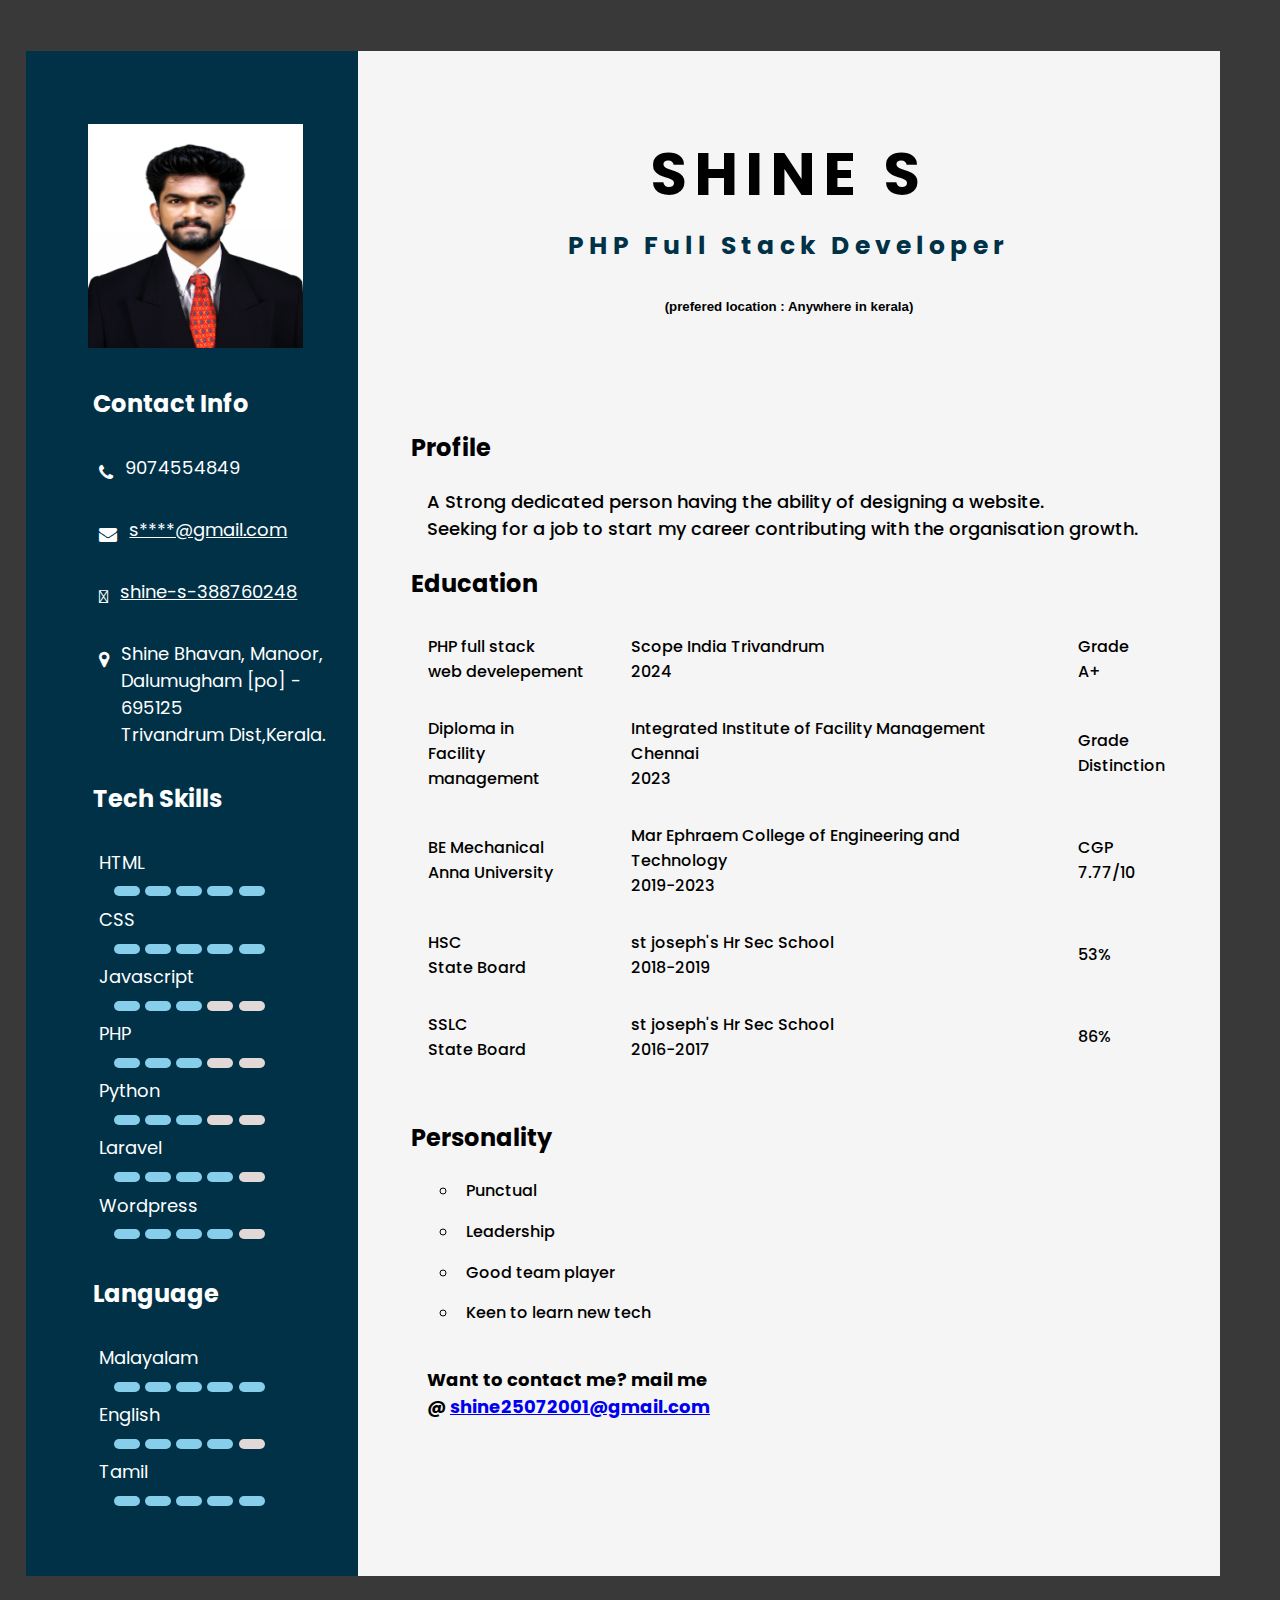
<file: resume.html>
<!DOCTYPE html>
<html lang="en">

<head>
    <meta charset="UTF-8">
    <meta name="viewport" content="width=device-width, initial-scale=1.0">
    <title>Resume | shine | web developer</title>
    <link rel="stylesheet" href="wr.css" type="text/css">
    <link rel="preconnect" href="https://fonts.googleapis.com">
    <link rel="preconnect" href="https://fonts.gstatic.com" crossorigin>
    <link rel="stylesheet" href="https://cdnjs.cloudflare.com/ajax/libs/font-awesome/6.6.0/css/all.min.css"
        integrity="sha512-Kc323vGBEqzTmouAECnVceyQqyqdsSiqLQISBL29aUW4U/M7pSPA/gEUZQqv1cwx4OnYxTxve5UMg5GT6L4JJg=="
        crossorigin="anonymous" referrerpolicy="no-referrer" />

    <link href="https://fonts.googleapis.com/css2?family=Poppins:wght@300&display=swap" rel="stylesheet">
    <link rel="stylesheet" href="https://cdnjs.cloudflare.com/ajax/libs/font-awesome/4.7.0/css/font-awesome.css"
        integrity="sha512-5A8nwdMOWrSz20fDsjczgUidUBR8liPYU+WymTZP1lmY9G6Oc7HlZv156XqnsgNUzTyMefFTcsFH/tnJE/+xBg=="
        crossorigin="anonymous" referrerpolicy="no-referrer" />

</head>

<body class="whole">
    <div class="a">

        <div class="left">
            <img class="pic" src="/imgs/Passport size photo.jpg" alt="">
            <h2>Contact Info</h2>
            <br>
            <div class="ic">
                <p class="ig"><i class="fa fa-phone" aria-hidden="true"></i></p>
                <p>9074554849</p>
            </div><br>
            <div class="ic">
                <p class="ig"><i class="fa fa-envelope" aria-hidden="true"></i></p>
                <p><a class="tag" href="mailto:shine25072001@gmail.com">s****@gmail.com</a></p>
            </div><br>
            <div class="ic">
                <p class="ig"><i class="fa-brands fa-linkedin" aria-hidden="true"></i></p>
                <p><a class="tag" href="https://www.linkedin.com/in/shine-s-388760248">shine-s-388760248</a></p>
            </div><br>
            <div class="ic">
                <p class="ig"><i class="fa fa-map-marker" aria-hidden="true"></i></p>
                <p>Shine Bhavan, Manoor,<br>Dalumugham [po] - 695125<br>Trivandrum Dist,Kerala.</p>
            </div>
            <br>
            <h2>Tech Skills</h2>
            <br>
            <p>HTML</p>
            <div class="boxl">
                <button class="yes"></button>
                <button class="yes"></button>
                <button class="yes"></button>
                <button class="yes"></button>
                <button class="yes"></button>
            </div>
            <p>CSS</p>
            <div class="boxl">
                <button class="yes"></button>
                <button class="yes"></button>
                <button class="yes"></button>
                <button class="yes"></button>
                <button class="yes"></button>
            </div>
            <p>Javascript</p>
            <div class="boxl">
                <button class="yes"></button>
                <button class="yes"></button>
                <button class="yes"></button>
                <button></button>
                <button></button>
            </div>
            <p>PHP</p>
            <div class="boxl">
                <button class="yes"></button>
                <button class="yes"></button>
                <button class="yes"></button>
                <button></button>
                <button></button>
            </div>
            <p>Python</p>
            <div class="boxl">
                <button class="yes"></button>
                <button class="yes"></button>
                <button class="yes"></button>
                <button></button>
                <button></button>
            </div>
            <p>Laravel</p>
            <div class="boxl">
                <button class="yes"></button>
                <button class="yes"></button>
                <button class="yes"></button>
                <button class="yes"></button>
                <button></button>
            </div>
            <p>Wordpress</p>
            <div class="boxl">
                <button class="yes"></button>
                <button class="yes"></button>
                <button class="yes"></button>
                <button class="yes"></button>
                <button></button>
            </div>

            <br>
            <h2>Language</h2>
            <br>
            <p>Malayalam</p>
            <div class="boxl"><button class="yes"></button>
                <button class="yes"></button>
                <button class="yes"></button>
                <button class="yes"></button>
                <button class="yes"></button>
            </div>

            <p>English</p>
            <div class="boxl">
                <button class="yes"></button>
                <button class="yes"></button>
                <button class="yes"></button>
                <button class="yes"></button>
                <button></button>
            </div>
            <p>Tamil</p>
            <div class="boxl">
                <button class="yes"></button>
                <button class="yes"></button>
                <button class="yes"></button>
                <button class="yes"></button>
                <button class="yes"></button>
            </div>
        </div>

        <div class="right">
            <div class="he">
                <h1 class="name">SHINE S</h1>

                <h1 class="des">PHP Full Stack Developer</h1>
            </div><br>
            <center>
                <h5
                    style="font-family: 'Franklin Gothic Medium', 'Arial Narrow', Arial, sans-serif; margin-top: -60px;">
                    (prefered location : Anywhere in kerala)</h5>
            </center>
            <br><br><br><br>
            <h2>Profile</h2>

            <p>A Strong dedicated person having the ability of designing a website.<br>Seeking for a job to start my
                career contributing with the organisation growth.</p>

            <h2>Education</h2>
            <table class="">
                <tr>
                    <td>PHP full stack<br>web develepement</td>
                    <td>Scope India Trivandrum<br>2024</td>
                    <td>Grade<br>A+</td>
                </tr>
                <tr>
                    <td>Diploma in<br>Facility management</td>
                    <td>Integrated Institute of Facility Management<br>Chennai<br>2023</td>
                    <td>Grade<br>Distinction</td>
                </tr>

                <tr>
                    <td>BE Mechanical<br>Anna University</td>
                    <td>Mar Ephraem College of Engineering and Technology<br>2019-2023</td>
                    <td>CGP<br>7.77/10</td>
                </tr>
                <tr>
                    <td>HSC<br>State Board</td>
                    <td>st joseph's Hr Sec School<br>2018-2019</td>
                    <td>53%</td>
                </tr>
                <tr>
                    <td>SSLC<br>State Board</td>
                    <td>st joseph's Hr Sec School<br>2016-2017</td>
                    <td>86%</td>
                </tr>
            </table><br>
            <ul class="lis">
                <h2>Personality</h2>
                <li>Punctual</li>
                <li>Leadership</li>
                <li>Good team player</li>
                <li>Keen to learn new tech</li>
            </ul>
            <br>
            <p><b>Want to contact me? mail me <br>@
                    <a href="mailto:shine25072001@gmail.com">shine25072001@gmail.com</a></b></p>
        </div>
    </div>
</body>

</html>
</file>
<file: wr.css>
*{
    padding: 0;
    margin: 0;
  box-sizing: border-box;

}
.a{
    display: flex;
}
h2{
    padding: 2%;
    font-size: 24px;

}
.ic{
    display:flex;
}
p{
    padding: 1%;
    padding-left: 4%;
    font-size: 18px;
}
.lis li{
    padding: 1%;
    margin-left: 8%;
    font-size: 16px;
    list-style-type: circle;
}
.left{
    background-color: #003147;
    color: white;
    padding: 5%;
    padding-right: 1%;

}
.ig{
    margin-top: 2%;
}
.whole{
    margin-left: 2%;
    margin-top: 4%;
    background-color: rgba(0, 0, 0, 0.775);
    margin-bottom: 5%;
    font-family: 'Poppins', sans-serif;
    font-weight: 500px;
}
.right{
    padding: 3%;
    background-color: whitesmoke;
    font-weight: 500;
    margin-right: -2px;



}
.pic{
    height: 250px;
    width: 230px;
    margin-top: 10px;
    padding-bottom: 10%;
    padding-right: 15px;
}
.tag{
    color: white;
}
.name{
    font-size: 60px;
    padding-bottom: 10px;
    font-weight: 700px;
    letter-spacing: 7px;
    text-shadow: 1px 1px whitesmoke;
    text-align: center;

}
.des{
    font-size: 25px;
    padding-bottom: 5%;
    text-align: center;
    color: #003147;
    margin-top: -2px;
    letter-spacing: 5px;
}
.he{
    margin-top: 40px;
    margin-bottom: 30px;
}
button{
    margin-top: 2%;
    margin-bottom: 2%;
    height: 10px;
    width: 26px;
    border: none;
    border-radius: 10px;
    background-color: rgb(227, 216, 216);
    margin-right: 0.5%;
}
.yes{
    background-color: skyblue;
}

.boxl{
    margin-left: 10%;
}
.t1,tr,td{
    border-collapse: collapse;
    border: none;
    padding: 15px;
    font-size: 16px
}
table{
    margin-left: 2%;
}
</file>
